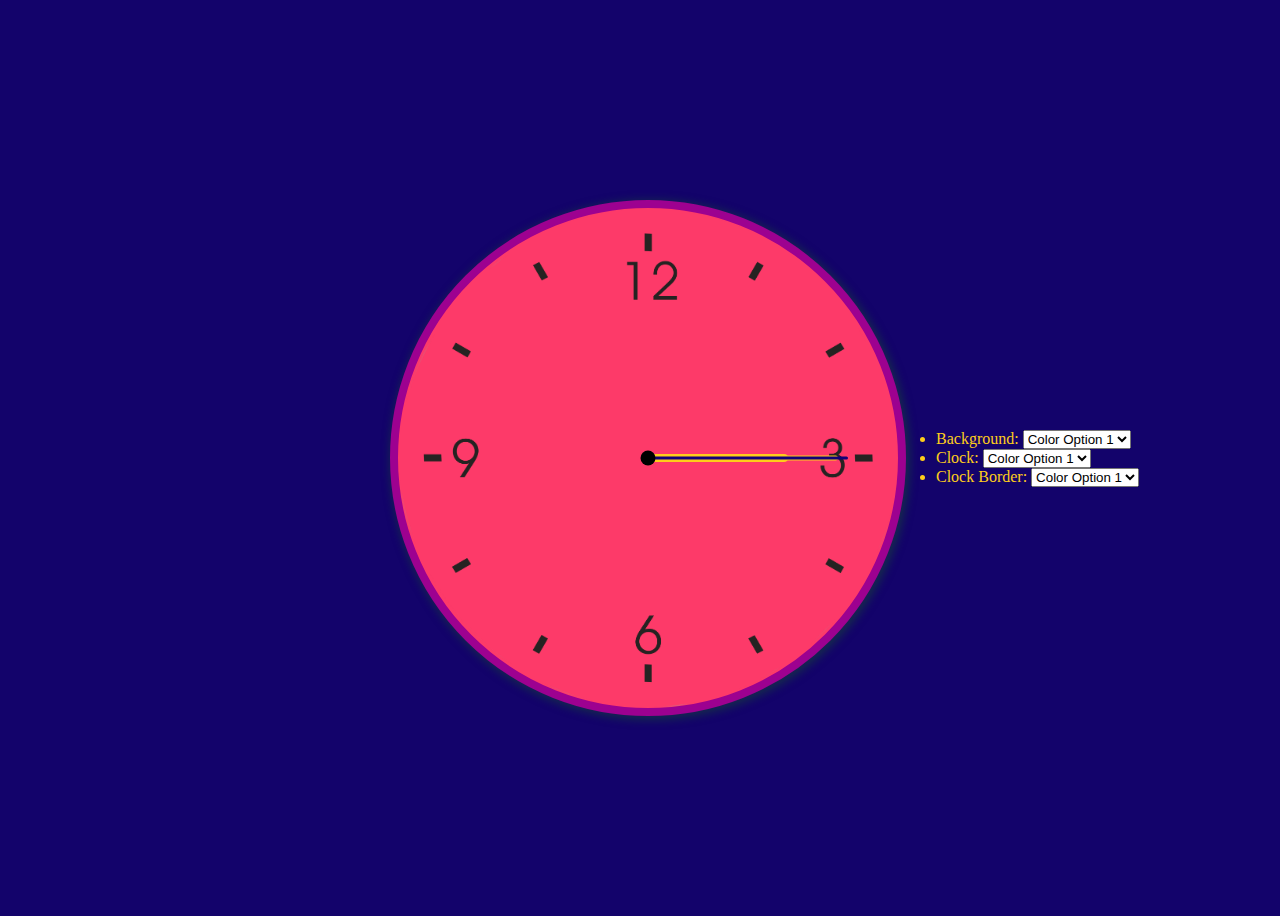
<file: index.html>
<!DOCTYPE html>
<html>
  <head>
    <meta charset="UTF-8">
    <meta name="viewport" content="width=device-width, inicial-scale=1.0">
    <link rel="stylesheet" type="text/css" href="analogClock.css">
    <title>Analog Clock</title>
  </head>

  <body id="bodyBackground">

    <div id="clockBackground" class="clock">
      <div class="hand hour"></div>
      <div class="hand minute"></div>
      <div class="hand second"></div>
    </div>

    <div class="color-menu">
      <ul>
        <li><label for="backgroundColor">Background:</label>
            <select id="backgroundColor" name="color-options" onchange="changeColor()">
              <option value=0>Color Option 1</option>
              <option value=1>Color Option 2</option>
              <option value=2>Color Option 3</option>
              <option value=3>Color Option 4</option>
              <option value=4>Color Option 5</option>
              <option value=5>Color Option 6</option>
              <option value=6>Color Option 7 </option>
            </select>
          </li>
        <li><label for="clockColor">Clock:</label>
          <select id="clockColor" name="clockColor" onchange="changeColor()">
            <option value=0>Color Option 1</option>
            <option value=1>Color Option 2</option>
            <option value=2>Color Option 3</option>
            <option value=3>Color Option 4</option>
            <option value=4>Color Option 5</option>
            <option value=5>Color Option 6</option>
            <option value=6>Color Option 7</option>
          </select>
        </li>
        <li><label for="clockBorderColor">Clock Border:</label>
          <select id="clockBorderColor" name="clockBorderColor" onchange="changeColor()">
            <option value=0>Color Option 1</option>
            <option value=1>Color Option 2</option>
            <option value=2>Color Option 3</option>
            <option value=3>Color Option 4</option>
            <option value=4>Color Option 5</option>
            <option value=5>Color Option 6</option>
            <option value=6>Color Option 7</option>
          </select>
        </li>
      </ul>
    </div>
    
    <script type="text/javascript" src="analogClock.js"></script>
  </body>
</html>
</file>
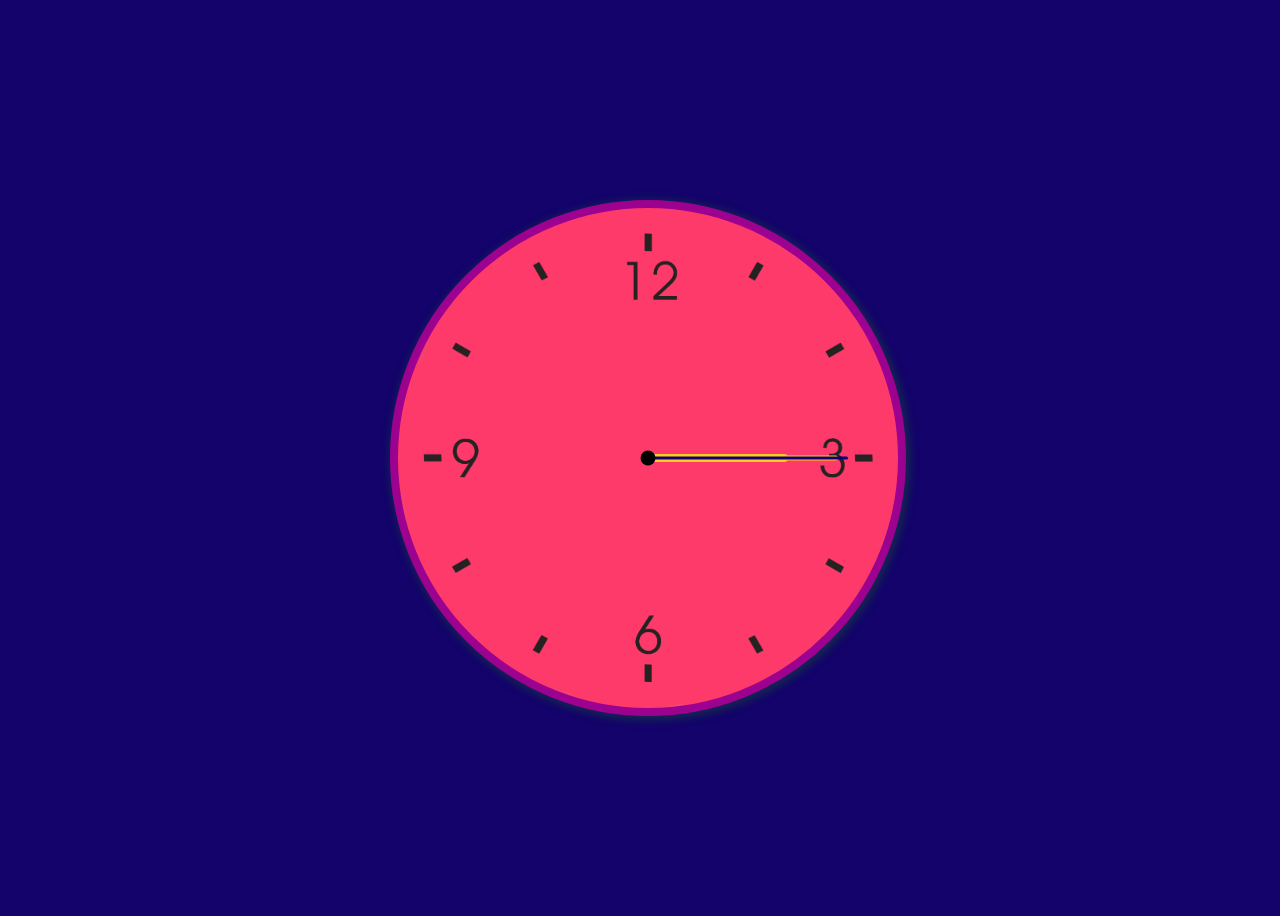
<file: analogClock.html>
<!DOCTYPE html>
<html>
  <head>
    <meta charset="UTF-8">
    <meta name="viewport" content="width=device-width, inicial-scale=1.0">
    <link rel="stylesheet" type="text/css" href="analogClock.css">
    <title>Analog Clock</title>
  </head>

  <body>

    <div class="clock">
      <div class="hand hour"></div>
      <div class="hand minute"></div>
      <div class="hand second"></div>
    </div>
    
    <script type="text/javascript" src="analogClock.js"></script>
  </body>
</html>
</file>
<file: analogClock.css>
body {
    min-width: 100vw;
    min-height: 100vh;
    overflow: hidden;
    background-color: #13036b;
    display: flex;
    justify-content: center;
    align-items: center;
  }
  
  /* clock */
  
  .clock {
    width: 500px;
    height: 500px;
    background-color: #fd3a69;
    border-radius: 50%;
    border: 8px solid;
    border-color: #9d0190;
    box-shadow: 2px 2px 8px 2px rgba(22, 45, 75, 0.92);
    background-image: url('face.png');
    background-size: cover;
    position: relative;
  }
  
  /* clock style ends */
  
  /* round center */
  
  .clock::before {
    content: '';
    width: 15px;
    height: 15px;
    border-radius: 50%;
    background-color: #000;
    position: absolute;
    top: 50%;
    left: 50%;
    transform: translate(-50%, -50%);
    z-index: 999;
  }
  
  /* round center style ends */
  
  /* common style for every hand */
  
  .hand {
    position: absolute;
    bottom: 50%;
    left: 50%;
    transform: translateX(-50%) rotate(90deg);
    transform-origin: bottom;
    border-top-left-radius: 7px;
    border-top-right-radius: 7px;
  }
  
  /* common style ends */
  
  /* hour hand */
  
  .hour {
    width: 8px;
    height: 28%;
    background-color: #fecd1a;
  }
  
  /* hour hand style ends */
  /* minute hand style */
  
  .minute {
    width: 5px;
    height: 38%;
    background-color: #fecd1a;
  }
  
  /* minute hand style ends */
  /* second hand style */
  
  .second {
    width: 3px;
    height: 40%;
    background-color: #120078;
  }
  
  /* second hand style ends */
  .color-menu {
    color: #fecd1a;
    position: absolute;
    left: 70%;  
  }
</file>
